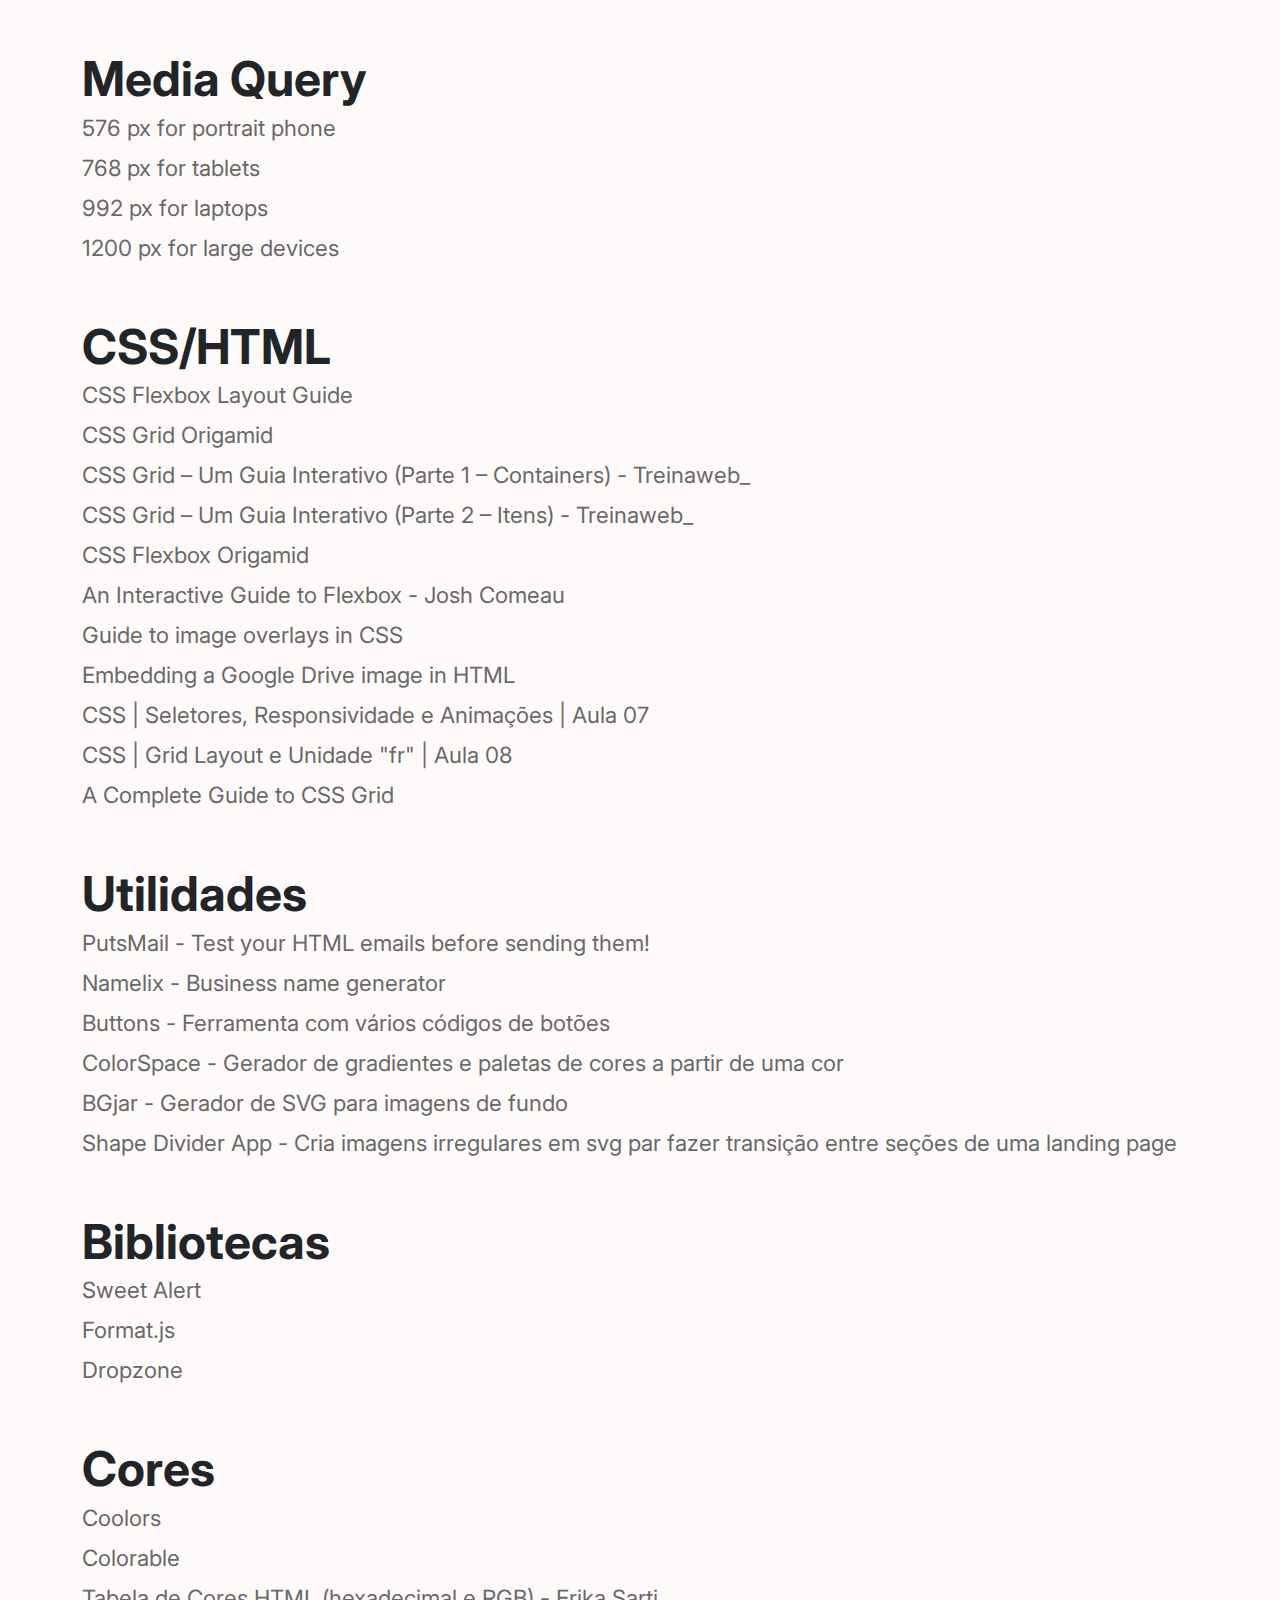
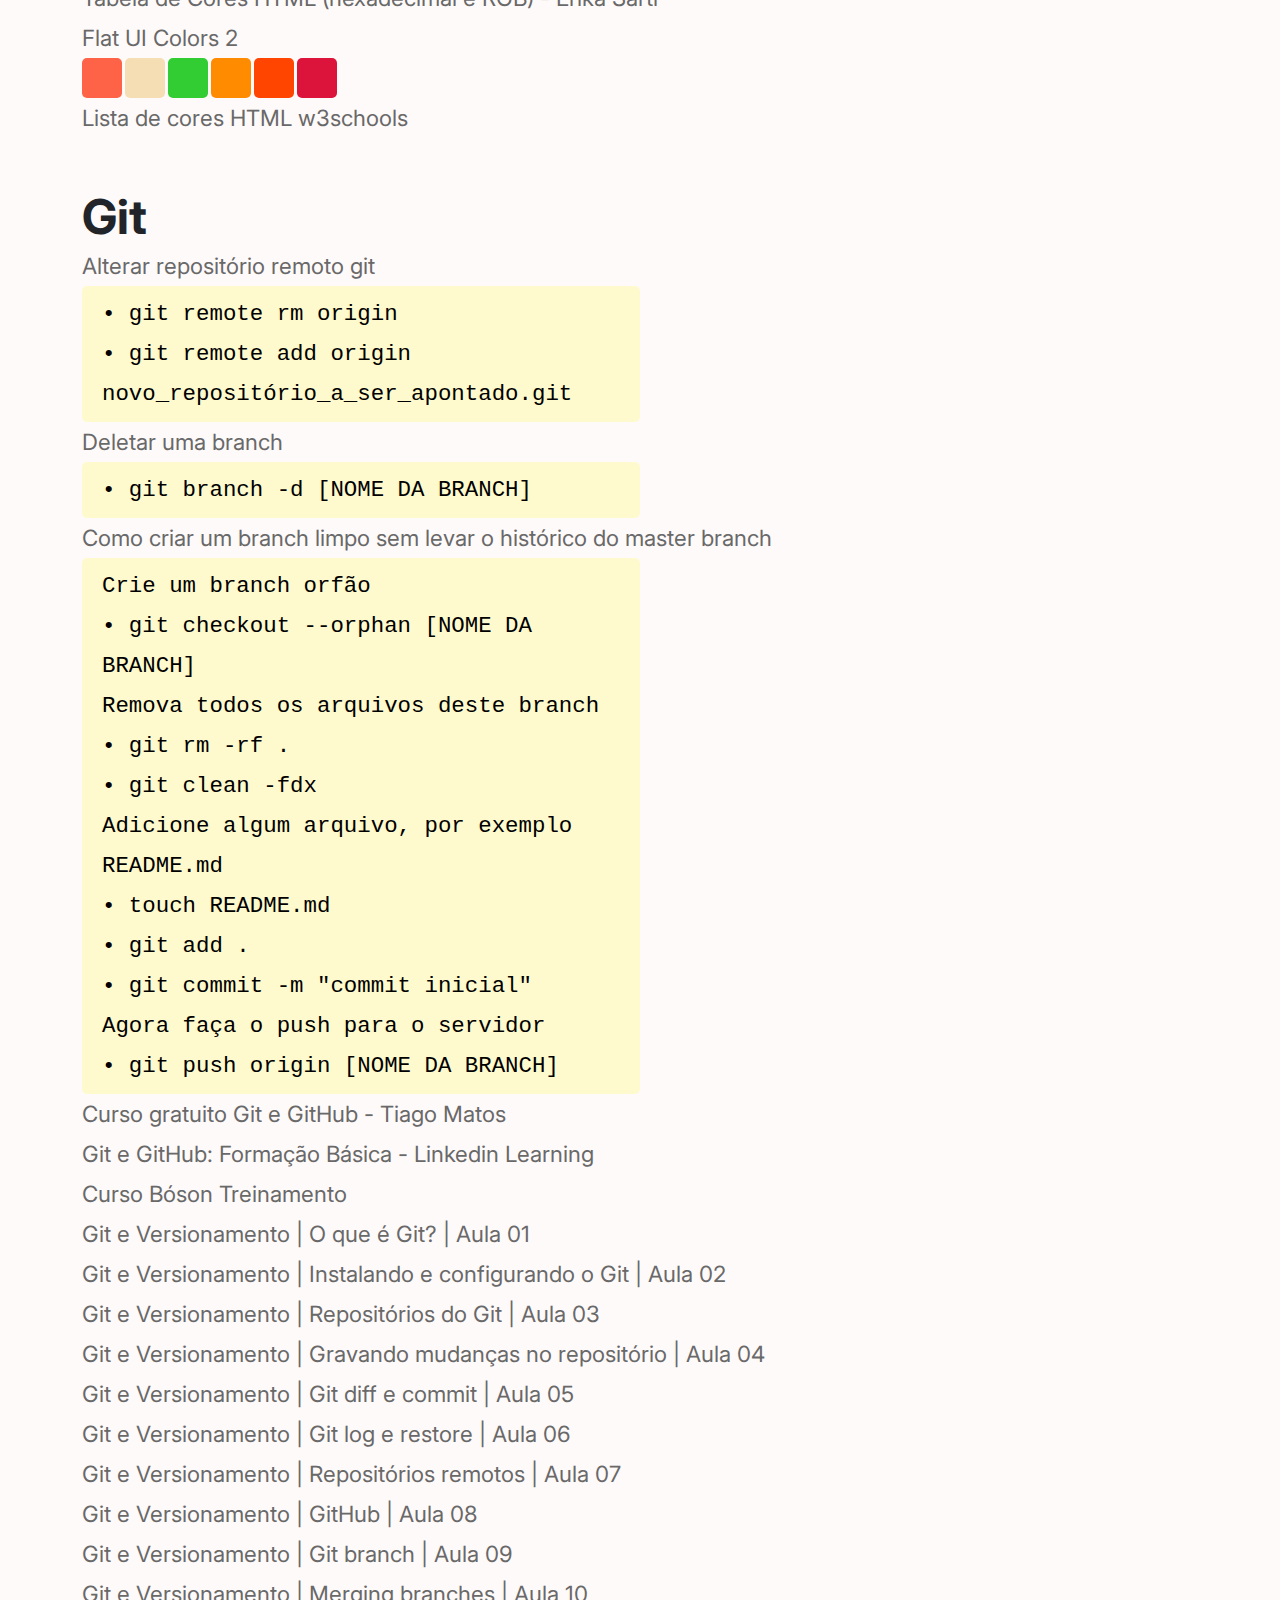
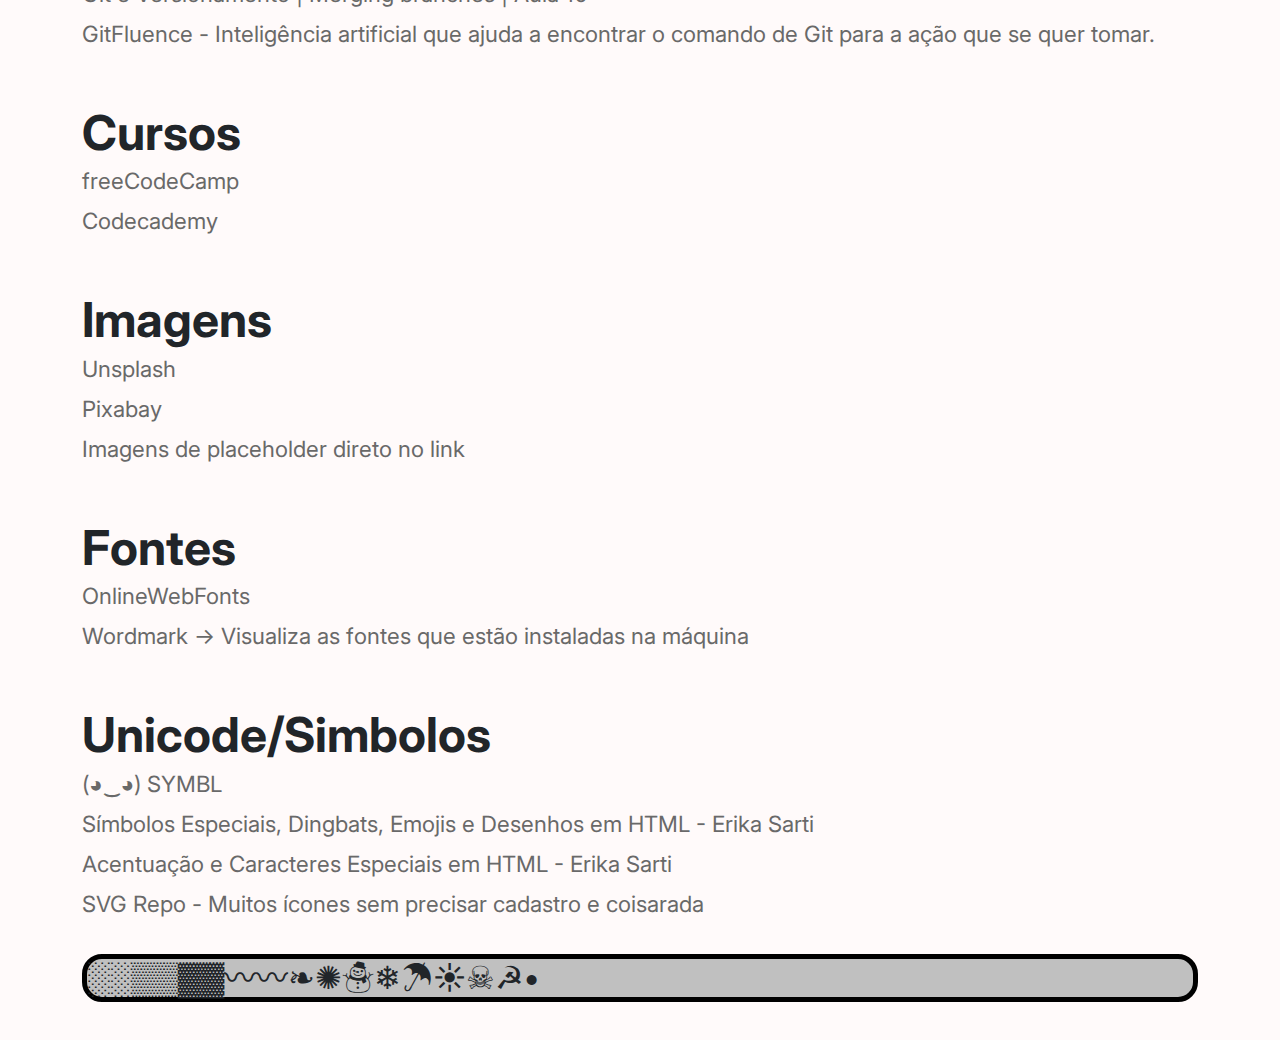
<file: index.html>
<!DOCTYPE html>
<html lang="en">
<head>
    <meta charset="UTF-8">
    <meta name="viewport" content="width=device-width, initial-scale=1.0">

    <link rel="preconnect" href="https://fonts.googleapis.com">
    <link rel="preconnect" href="https://fonts.gstatic.com" crossorigin>
    <link href="https://fonts.googleapis.com/css2?family=Borel&family=DM+Sans:opsz,wght@9..40,200;9..40,400;9..40,700;9..40,900;9..40,1000&family=EB+Garamond:ital,wght@0,400;0,500;0,600;0,700;0,800;1,400;1,500;1,600;1,700;1,800&family=Inter:wght@400;700;900&family=Libre+Franklin:ital,wght@0,100;0,200;0,300;0,400;0,500;0,600;0,700;0,800;0,900;1,100;1,200;1,300;1,400;1,500;1,600;1,700;1,800;1,900&family=Open+Sans:wght@400;700&family=Oswald:wght@500&family=Pacifico&family=Roboto:wght@400;700&family=Urbanist:ital,wght@0,100..900;1,100..900&display=swap" rel="stylesheet">

    <link href="https://db.onlinewebfonts.com/c/eeb2719d248b27841be5f4899986eedc?family=Sentinel-Book" rel="stylesheet">

    <link rel="stylesheet" href="https://cdn.jsdelivr.net/npm/bootstrap@5.3.2/dist/css/bootstrap.min.css">
    <link rel="stylesheet" href="https://cdn.jsdelivr.net/npm/bootstrap-icons@1.11.0/font/bootstrap-icons.css">

    <style>
        body {
            font-family: "Inter", "DM Sans", 'Sentinel-Book', sans-serif;
            font-size: 62.5%;
            background-color: snow;
        }

        h1 {
            margin: 50px 0 0 0;
            font-weight: bold;
            font-size: 3rem;

        }
        p, a, code{font-size: 1.4rem; line-height: 2.5rem;}
        p, a {color: dimgray; text-decoration: none;}
        p {margin-bottom: 0;}
        a:visited {color: dimgray;}
        a:active {color: dimgray;}
        a:hover {color: black;}

        .tomato {background-color: tomato;}
        .wheat {background-color: wheat;}
        .limegreen {background-color: limegreen;}
        .darkorange {background-color: darkorange;}
        .orangered {background-color: orangered;}
        .crimson {background-color: crimson;}
        button {
            border: none;
            border-radius: 5px;
            padding: 20px;
            font-size: 18px;
            cursor: pointer;
        }
        code {
            background-color: lemonchiffon;
            border-radius: 5px;
            font-family: 'Courier New', Courier, monospace;
            padding: 8px 20px;
            color: black;
            display: inline;
            width: 50%;
        }
        
        @media screen and (max-width: 450px) {
            h1 {font-size: 2rem;}
            p, a, code{font-size: 1rem; line-height: 1.5rem;}
            code {width: 100%;}
        }
    </style>

    <title>Refs Moa</title>

</head>
<body>
    <div class="container d-flex flex-column">
        <!-- <form action="">
            <label for="whats">Whats</label>
            <input type="text" id="whats" placeholder="">
            <button type="submit">Enviar</button>
        </form> -->

        <h1>Media Query</h1>
        <p>576 px for portrait phone</p>
        <p>768 px for tablets</p>
        <p>992 px for laptops</p>
        <p>1200 px for large devices</p>

        <h1>CSS/HTML</h1>
        <a href="https://css-tricks.com/snippets/css/a-guide-to-flexbox/" target="_blank">CSS Flexbox Layout Guide</a>
        <a href="https://www.origamid.com/projetos/css-grid-layout-guia-completo/" target="_blank">CSS Grid Origamid</a>
        <a href="https://www.treinaweb.com.br/blog/css-grid-um-guia-interativo-parte-1-containers" target="_blank">CSS Grid – Um Guia Interativo (Parte 1 – Containers) - Treinaweb_</a>
        <a href="https://www.treinaweb.com.br/blog/css-grid-um-guia-interativo-parte-2-itens" target="_blank">CSS Grid – Um Guia Interativo (Parte 2 – Itens) - Treinaweb_</a>
        <a href="https://origamid.com/projetos/flexbox-guia-completo/" target="_blank">CSS Flexbox Origamid</a>
        <a href="https://www.joshwcomeau.com/css/interactive-guide-to-flexbox/" target="_blank">An Interactive Guide to Flexbox - Josh Comeau</a>
        <a href="https://blog.logrocket.com/guide-image-overlays-css/" target="_blank">Guide to image overlays in CSS</a>
        <a href="https://dev.to/temmietope/embedding-a-google-drive-image-in-html-3mm9" target="_blank">Embedding a Google Drive image in HTML</a>
        <a href="https://www.youtube.com/watch?v=hXIbdGn3rDQ">CSS | Seletores, Responsividade e Animações | Aula 07 </a>
        <a href="https://www.youtube.com/watch?v=BBHceOkohsA">CSS | Grid Layout e Unidade "fr" | Aula 08</a>
        <a href="https://css-tricks.com/snippets/css/complete-guide-grid/">A Complete Guide to CSS Grid</a>


        <h1>Utilidades</h1>
        <a href="https://putsmail.com/" target="_blank">PutsMail - Test your HTML emails before sending them!</a>
        <a href="https://namelix.com/" target="_blank">Namelix - Business name generator</a>
        <a href="https://cssbuttons.io/" target="_blank">Buttons - Ferramenta com vários códigos de botões</a>
        <a href="https://mycolor.space/" target="_blank">ColorSpace - Gerador de gradientes e paletas de cores a partir de uma cor</a>
        <a href="https://bgjar.com/" target="_blank">BGjar - Gerador de SVG para imagens de fundo</a>
        <a href="https://www.shapedivider.app/" target="_blank">Shape Divider App - Cria imagens irregulares em svg par fazer transição entre seções de uma landing page</a>

        <h1>Bibliotecas</h1>
        <a href="https://sweetalert.js.org/" target="_blank">Sweet Alert</a>
        <a href="https://formatjs.io/" target="_blank">Format.js</a>
        <a href="https://www.dropzone.dev/" target="_blank">Dropzone</a>



        <h1>Cores</h1>
        <a href="https://coolors.co/" target="_blank">Coolors</a>
        <a href="https://colorable.jxnblk.com/" target="_blank">Colorable</a>
        <a href="https://erikasarti.com/html/tabela-cores/" target="_blank">Tabela de Cores HTML (hexadecimal e RGB) - Erika Sarti</a>
        <a href="https://flatuicolors.com/" target="_blank">Flat UI Colors 2</a>
        <div class="cores">
            <button onclick="copiarClasse(this)" class="tomato"></button>
            <button onclick="copiarClasse(this)" class="wheat"></button>
            <button onclick="copiarClasse(this)" class="limegreen"></button>
            <button onclick="copiarClasse(this)" class="darkorange"></button>
            <button onclick="copiarClasse(this)" class="orangered"></button>
            <button onclick="copiarClasse(this)" class="crimson"></button>
        </div>
        <a href="https://www.w3schools.com/colors/colors_groups.asp" target="_blank">Lista de cores HTML w3schools</a>

        <h1>Git</h1>
        <a href="https://pt.stackoverflow.com/questions/111842/alterar-reposit%C3%B3rio-remoto-git" target="_blank">Alterar repositório remoto git</a>
        <code>
            • git remote rm origin <br>
            • git remote add origin novo_repositório_a_ser_apontado.git
        </code>
        <a href="https://www.freecodecamp.org/news/how-to-delete-a-git-branch-both-locally-and-remotely" target="_blank">Deletar uma branch</a>
        <code>
            • git branch -d [NOME DA BRANCH]
        </code>
        <a href="https://pt.stackoverflow.com/questions/86644/como-criar-um-branch-limpo-sem-levar-o-hist%C3%B3rico-do-master-branch" target="_blank">Como criar um branch limpo sem levar o histórico do master branch</a>
        <code>
            Crie um branch orfão <br>
            • git checkout --orphan [NOME DA BRANCH] <br>
            Remova todos os arquivos deste branch <br>
            • git rm -rf . <br>
            • git clean -fdx  <br>
            Adicione algum arquivo, por exemplo README.md <br>
            • touch README.md <br>
            • git add . <br>
            •  git commit -m "commit inicial" <br>
            Agora faça o push para o servidor <br>
            • git push origin [NOME DA BRANCH] <br>
        </code>
        <a href="https://www.youtube.com/playlist?list=PLcoYAcR89n-qbO7YAVj5S0alABLis_QVU" target="_blank">Curso gratuito Git e GitHub - Tiago Matos</a>


        <a href="https://www.linkedin.com/learning/git-e-github-formacao-basica" target="_blank">Git e GitHub: Formação Básica - Linkedin Learning</a>
        <a href="https://www.youtube.com/watch?v=YnVnFanIAzU&list=PLucm8g_ezqNq0dOgug6paAkH0AQSJPlIe" target="_blank">Curso Bóson Treinamento</a>
        <a href="https://www.youtube.com/watch?v=tcUsdj8CNEI&t=1s">Git e Versionamento | O que é Git? | Aula 01</a>
        <a href="https://www.youtube.com/watch?v=ZXJPth6zteQ">Git e Versionamento | Instalando e configurando o Git | Aula 02</a>
        <a href="https://www.youtube.com/watch?v=0EyaRrKH3xw&t=1s">Git e Versionamento | Repositórios do Git | Aula 03</a>
        <a href="https://www.youtube.com/watch?v=79YlA2bcfsI">Git e Versionamento | Gravando mudanças no repositório | Aula 04</a>
        <a href="https://www.youtube.com/watch?v=4MxLs7mYc54&t=1s">Git e Versionamento | Git diff e commit | Aula 05</a>
        <a href="https://www.youtube.com/watch?v=NrW_UPAr83Q&t=1s">Git e Versionamento | Git log e restore | Aula 06</a>
        <a href="https://www.youtube.com/watch?v=0th6FUR2EN4&t=268s">Git e Versionamento | Repositórios remotos | Aula 07</a>
        <a href="https://www.youtube.com/watch?v=y9ziXFBmV5o&t=1s">Git e Versionamento | GitHub | Aula 08</a>
        <a href="https://www.youtube.com/watch?v=EAJl34f0fYw&t=1s">Git e Versionamento | Git branch | Aula 09</a>
        <a href="https://www.youtube.com/watch?v=TFBWfHw7ohs&t=271s">Git e Versionamento | Merging branches | Aula 10</a>
        <a href="https://www.gitfluence.com/">GitFluence - Inteligência artificial que ajuda a encontrar o comando de Git para a ação que se quer tomar.</a>


        <h1>Cursos</h1>
        <a href="https://www.freecodecamp.org" target="_blank">freeCodeCamp</a>
        <a href="https://www.codecademy.com/" target="_blank">Codecademy</a>


        <h1>Imagens</h1>
        <a href="https://www.unsplash.com" target="_blank">Unsplash</a>
        <a href="https://pixabay.com/pt/" target="_blank">Pixabay</a>
        <a href="https://placehold.co/400x300/crimson/white" target="_blank">Imagens de placeholder direto no link</a>


        <h1>Fontes</h1>
        <a href="https://www.onlinewebfonts.com/fonts" target="_blank">OnlineWebFonts</a>
        <a href="https://wordmark.it" target="_blank">Wordmark -> Visualiza as fontes que estão instaladas na máquina</a>


        <h1>Unicode/Simbolos</h1>
        <a href="https://symbl.cc/pt/" target="_blank">(◕‿◕) SYMBL</a>
        <a href="https://erikasarti.com/html/dingbats-simbolos-desenhos/" target="_blank">Símbolos Especiais, Dingbats, Emojis e Desenhos em HTML - Erika Sarti</a>
        <a href="https://erikasarti.com/html/acentuacao-caracteres-especiais/" target="_blank">Acentuação e Caracteres Especiais em HTML - Erika Sarti</a>
        <a href="https://www.svgrepo.com/" target="_blank">SVG Repo - Muitos ícones sem precisar cadastro e coisarada</a>

        <br><br>

        <h2 style="border: 5px solid black; border-radius: 20px; background-color: silver;">&#9617;&#9617;&#9618;&#9618;&#9619;&#9619;&#12336;&#12336;&#10087;&#10042;&#9731;&#10052;&#9730;&#9728;&#9760;&#9773;&#8226;</h2><br><br>
    </div>

    <script>
        function copiarClasse(elemento) {
            // Obtém a lista de classes do elemento
            var classes = elemento.classList;
            
            // Converte a lista de classes em uma string
            var classeTexto = Array.from(classes).join(" ");
            
            // Cria uma área de transferência temporária
            var areaDeTransferencia = document.createElement("textarea");
            
            // Define o valor da área de transferência como o nome da classe
            areaDeTransferencia.value = classeTexto;
            
            // Adiciona a área de transferência ao corpo da página
            document.body.appendChild(areaDeTransferencia);
            
            // Seleciona todo o texto na área de transferência
            areaDeTransferencia.select();
            
            // Copia o texto para a área de transferência
            document.execCommand("copy");
            
            // Remove a área de transferência temporária
            document.body.removeChild(areaDeTransferencia);
            
            // Alerta que o nome da classe foi copiado
            // alert("Nome da classe copiado: " + classeTexto);
        }
    </script>

</body>
</html>
</file>
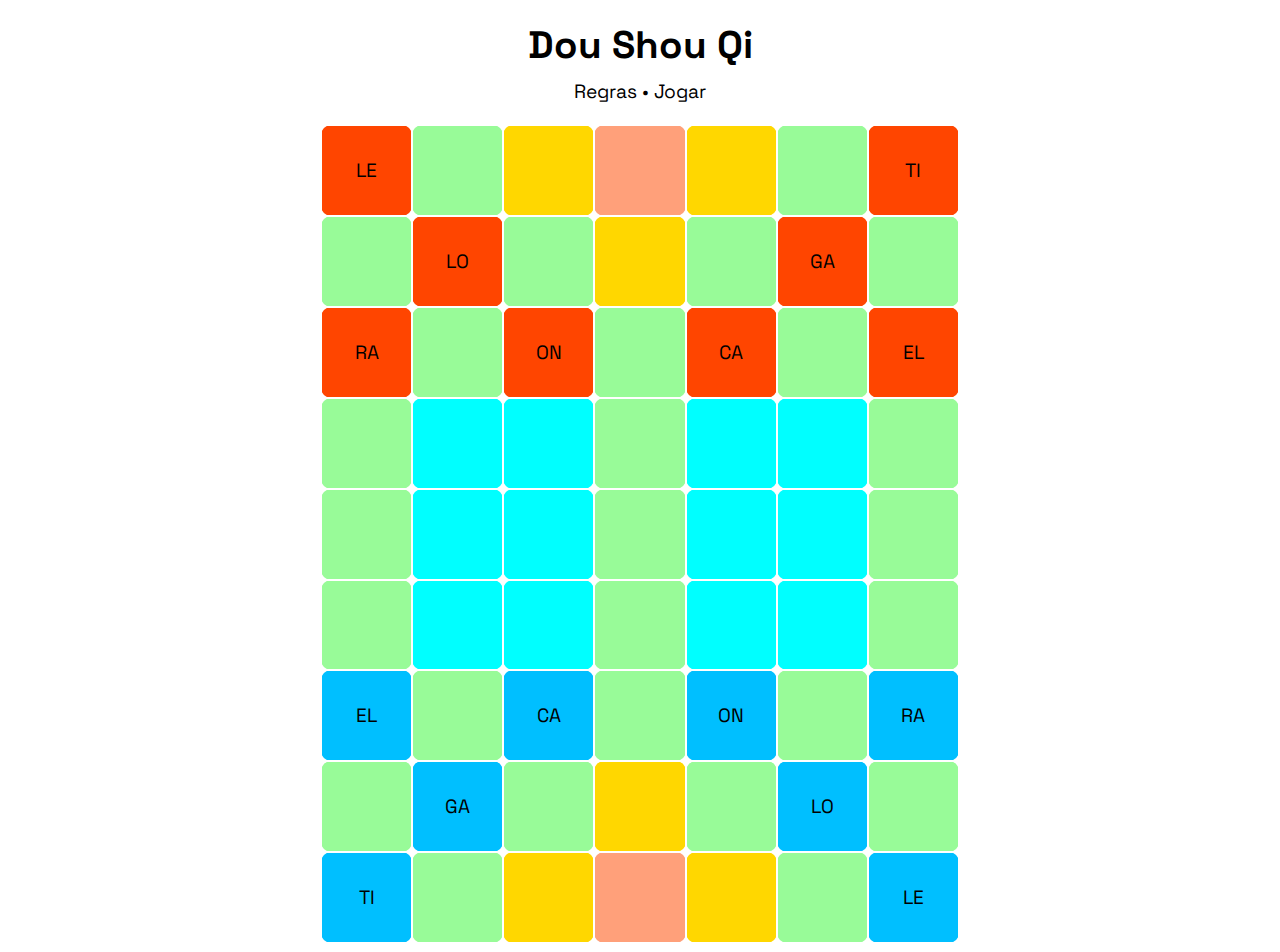
<file: game/index.html>
<!DOCTYPE html>
<html lang="en">
    <head>
        <link rel="preconnect" href="https://fonts.googleapis.com">
        <link rel="preconnect" href="https://fonts.gstatic.com" crossorigin>
        <link rel="stylesheet" href="https://fonts.googleapis.com/css2?family=Space+Grotesk:wght@300..700&display=swap" >

        <meta name="viewport" content="width=device-width, initial-scale=1, minimum-scale=1" />
        
        <link rel="stylesheet" href="styles.css">
        <!-- <link rel="stylesheet" href="styles_teste.css"> -->

        <title>Dou Shou Qi • Xadrez da Selva</title>
        
    </head>
    
    <body>
        <h1>Dou Shou Qi</h1>
        <p>Regras • Jogar</p>
        
        <table border='0' align='center'>
          <tr>
            <td id="A1" class=""></td>
            <td id="B1" class=""></td>
            <td id="C1" class="armadilha"></td>
            <td id="D1" class="toca"></td>
            <td id="E1" class="armadilha"></td>
            <td id="F1" class=""></td>
            <td id="G1" class=""></td>
          </tr>
          <tr>
            <td id="A2" class=""></td>
            <td id="B2" class=""></td>
            <td id="C2" class=""></td>
            <td id="D2" class="armadilha"></td>
            <td id="E2" class=""></td>
            <td id="F2" class=""></td>
            <td id="G2" class=""></td>
          </tr>
          <tr>
            <td id="A3" class=""></td>
            <td id="B3" class=""></td>
            <td id="C3" class=""></td>
            <td id="D3" class=""></td>
            <td id="E3" class=""></td>
            <td id="F3" class=""></td>
            <td id="G3" class=""></td>
          </tr>
          <tr>
            <td id="A4" class=""></td>
            <td id="B4" class="lago"></td>
            <td id="C4" class="lago"></td>
            <td id="D4" class=""></td>
            <td id="E4" class="lago"></td>
            <td id="F4" class="lago"></td>
            <td id="G4" class=""></td>
          </tr>
          <tr>
            <td id="A5" class=""></td>
            <td id="B5" class="lago"></td>
            <td id="C5" class="lago"></td>
            <td id="D5" class=""></td>
            <td id="E5" class="lago"></td>
            <td id="F5" class="lago"></td>
            <td id="G5" class=""></td>
          </tr>
          <tr>
            <td id="A6" class=""></td>
            <td id="B6" class="lago"></td>
            <td id="C6" class="lago"></td>
            <td id="D6" class=""></td>
            <td id="E6" class="lago"></td>
            <td id="F6" class="lago"></td>
            <td id="G6" class=""></td>
          </tr>
          <tr>
            <td id="A7" class=""></td>
            <td id="B7" class=""></td>
            <td id="C7" class=""></td>
            <td id="D7" class=""></td>
            <td id="E7" class=""></td>
            <td id="F7" class=""></td>
            <td id="G7" class=""></td>
          </tr>
          <tr>
            <td id="A8" class=""></td>
            <td id="B8" class=""></td>
            <td id="C8" class=""></td>
            <td id="D8" class="armadilha"></td>
            <td id="E8" class=""></td>
            <td id="F8" class=""></td>
            <td id="G8" class=""></td>
          </tr>
          <tr>
            <td id="A9" class=""></td>
            <td id="B9" class=""></td>
            <td id="C9" class="armadilha"></td>
            <td id="D9" class="toca"></td>
            <td id="E9" class="armadilha"></td>
            <td id="F9" class=""></td>
            <td id="G9" class=""></td>
          </tr>
        </table>

      

        <!-- <script>
          const checkQuadrantes = document.querySelectorAll('.quadrante');
          // console.log('checkQuadrantes:', checkQuadrantes, typeof checkQuadrantes);

          for (let i = 0; i < checkQuadrantes.length; i++){
            checkQuadrantes[i].addEventListener('click', () => {
              const quadranteClicado = checkQuadrantes[i];
              console.log('quadranteClicado:', quadranteClicado, typeof quadranteClicado);
              const temPecaNoQuadrante = checkQuadrantes[i].className.split(" ").includes("peca");
              if (temPecaNoQuadrante){
                quadranteClicado.textContent = "L";
              }
            });
          }


        </script> -->
        
        <script src="script.js"></script>
    </body>
</html>
</file>
<file: game/styles.css>
* {
    font-family: 'Space Grotesk', monospace;
}

:root {
    margin: 0;
    padding: 0;
    box-sizing: border-box;
    font-size: 1.2rem;

    --largura: 95vw;
}

h1 {
    margin: 20px 0 0 0;
}

p {
    margin: 10px 0 20px 0;
}

h1,
p {
    text-align: center;
}

table {
    width: var(--largura);
    min-width: 260px;
    aspect-ratio: 7 / 9;
    border-collapse: collapse;
    border: none;
    cursor: pointer;
}

td {
    background-color: palegreen;
    border-radius: 10px;
    width: 50px;
    height: 50px;
}

table td {
    border: 2px solid white;
    text-align: center;
    vertical-align: middle;
}

.quadrante {
    background-color: palegreen;
}

.lago {
    background-color: aqua;
}

.armadilha {
    background-color: gold;
}

.toca {
    background-color: lightsalmon;
}

.vermelho {
    background-color: orangered;
}

.azul {
    background-color: deepskyblue;
}

/* .quadrante {
    width: 50px;
    height: 50px;
} */

.peca {
    width: 70%;
    height: 70%;
    margin: 0 auto;
    border-radius: 50%;
    display: flex;
    font-weight: bold;
    color: white;
    align-items: center;
    justify-content: center;
}

.possibilidade {
    background-color: rgba(0, 255, 0, 0.2);
}

@media screen and (max-width: 390px) {
    :root { font-size: 1rem; }
    td { width: 30px; height: 30px; }
}

@media screen and (min-width: 576px) {
    :root { --largura: 65vw; }
    table { width: var(--largura); aspect-ratio: 7 / 9; }
}

@media screen and (min-width: 768px) {
    :root { --largura: 50vw; }
}
</file>
